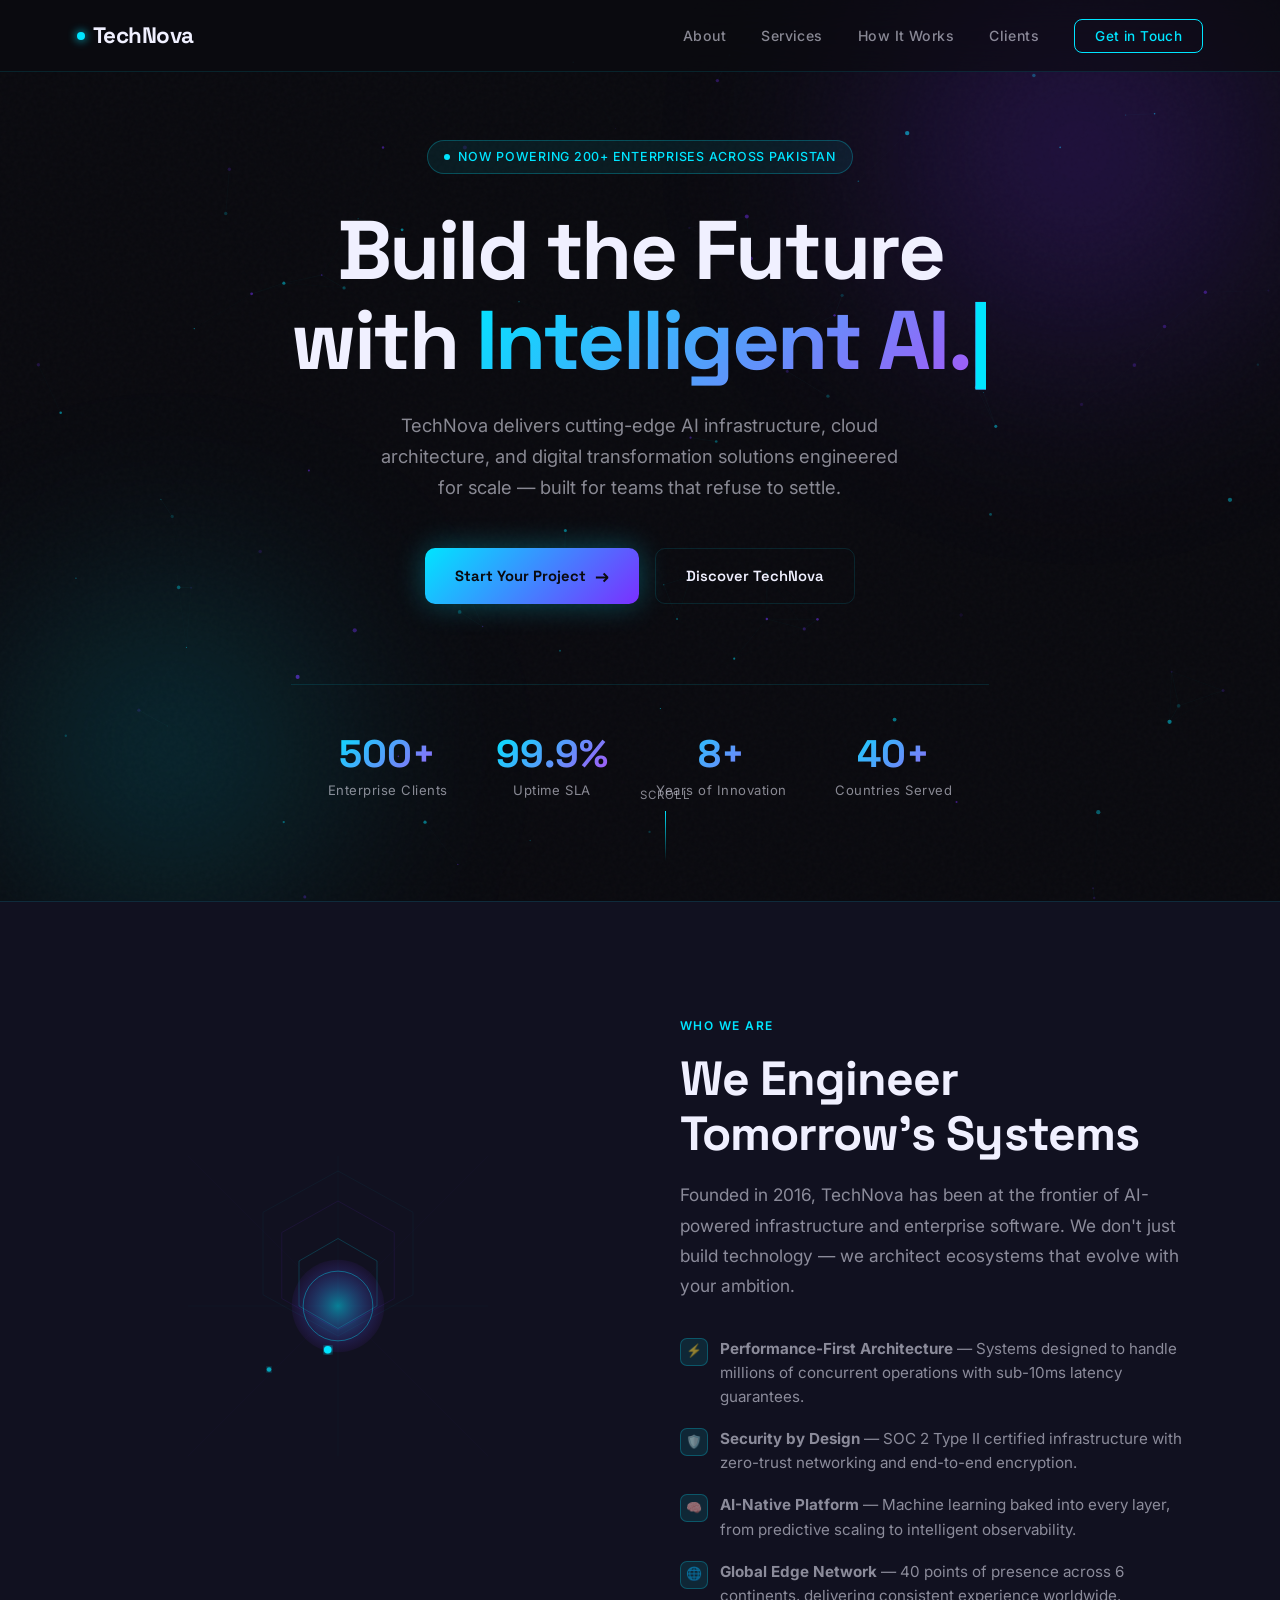
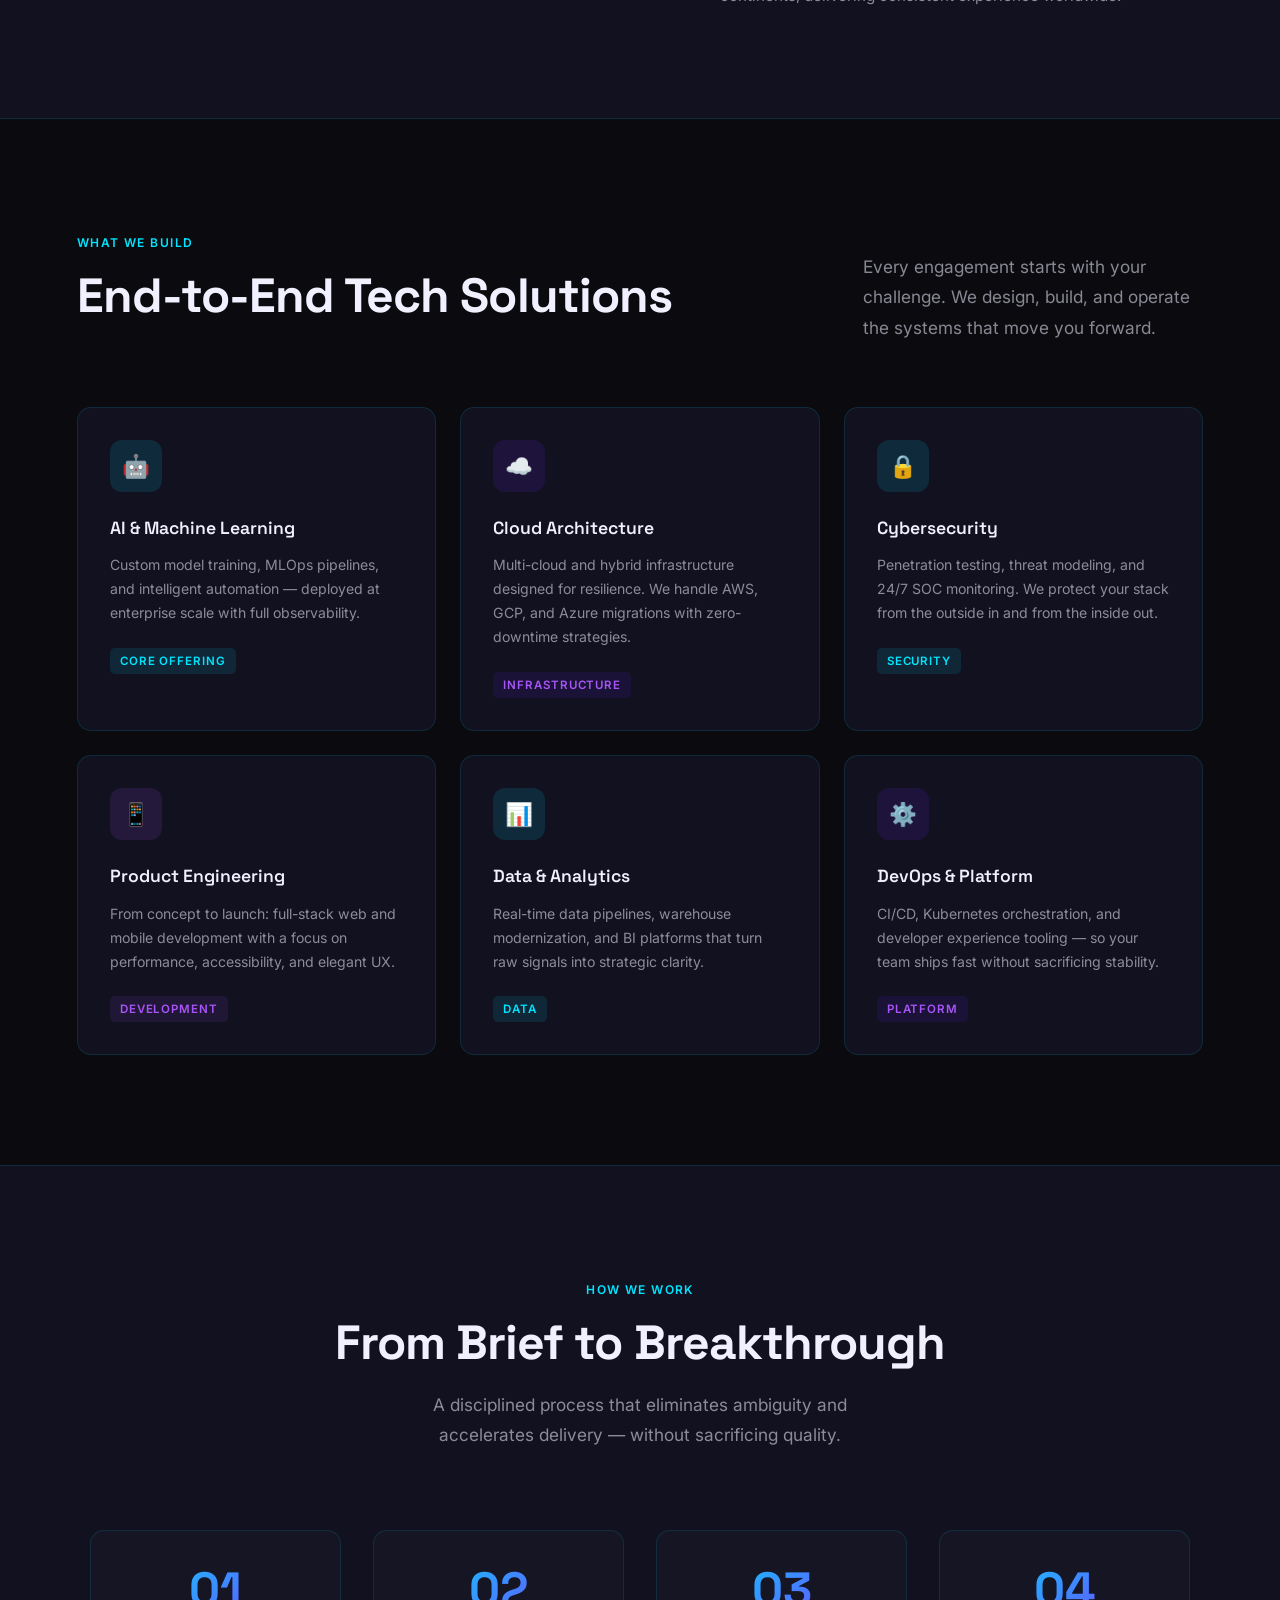
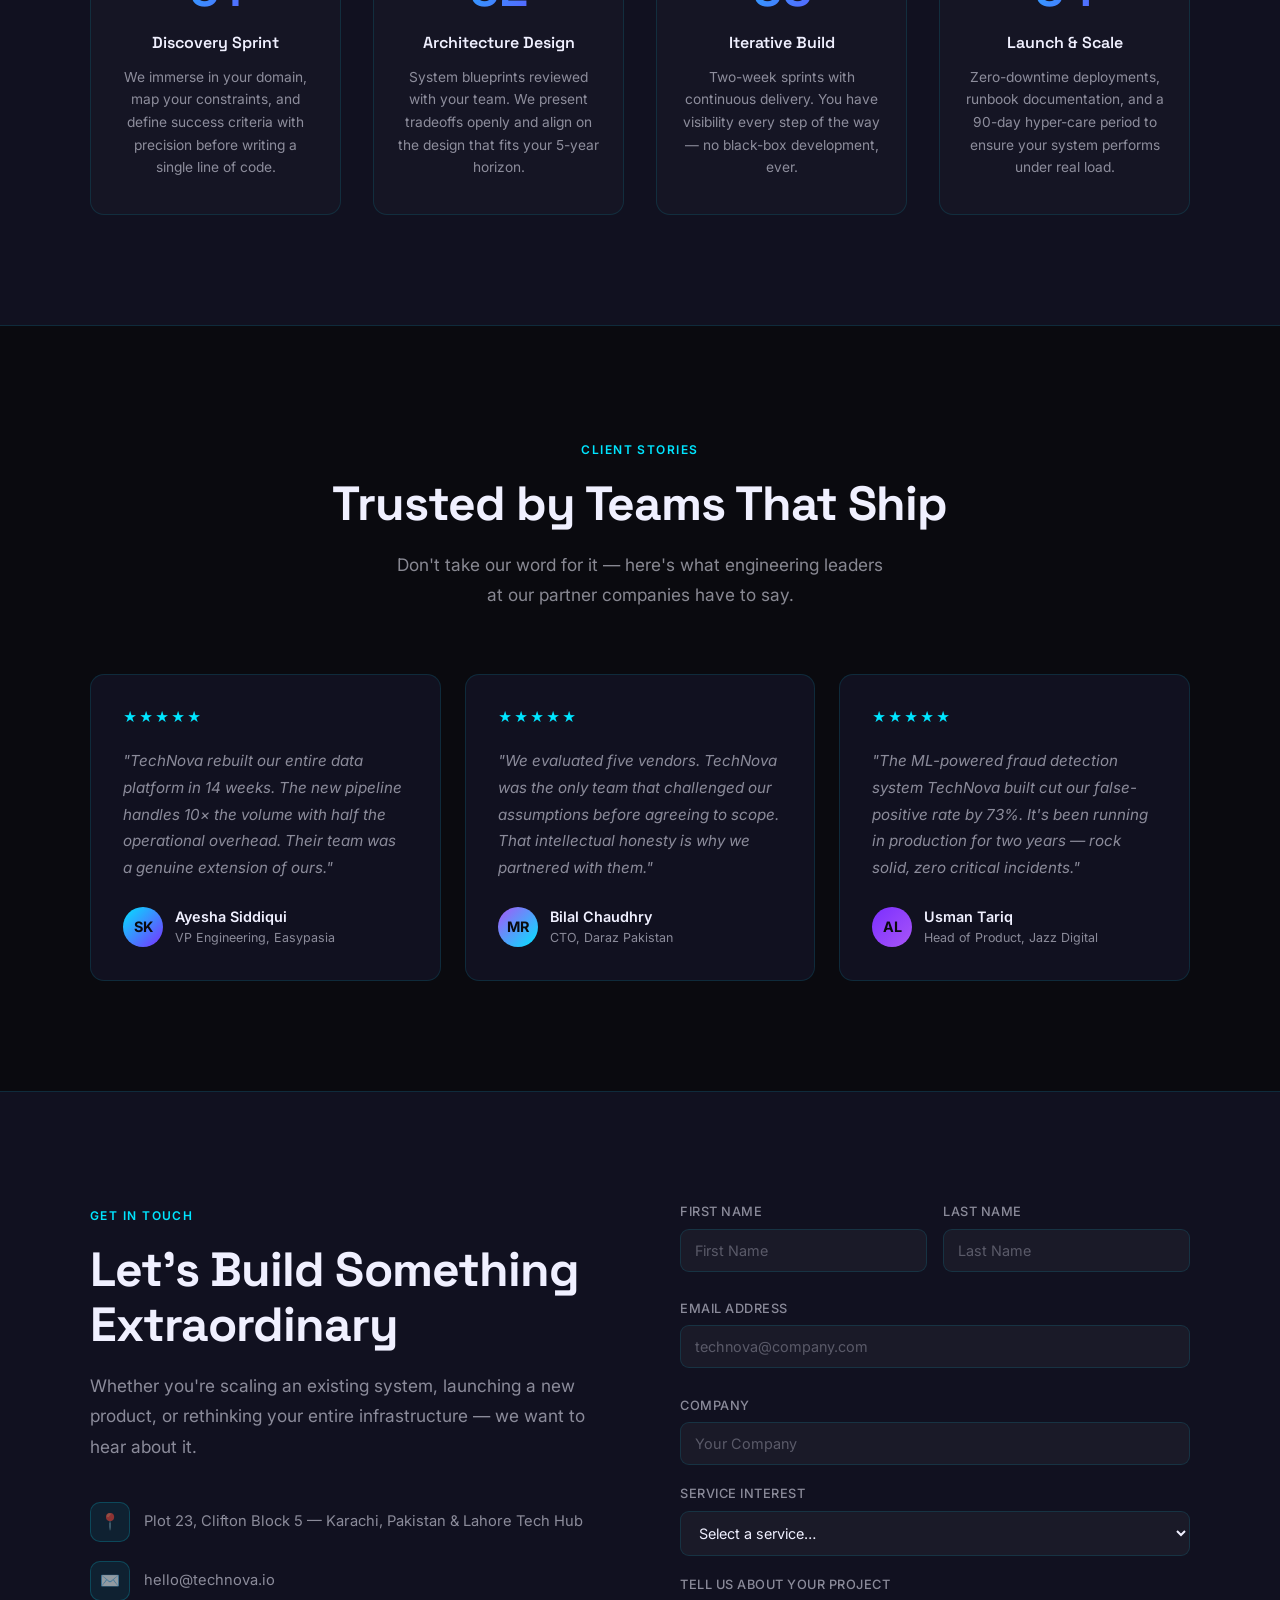
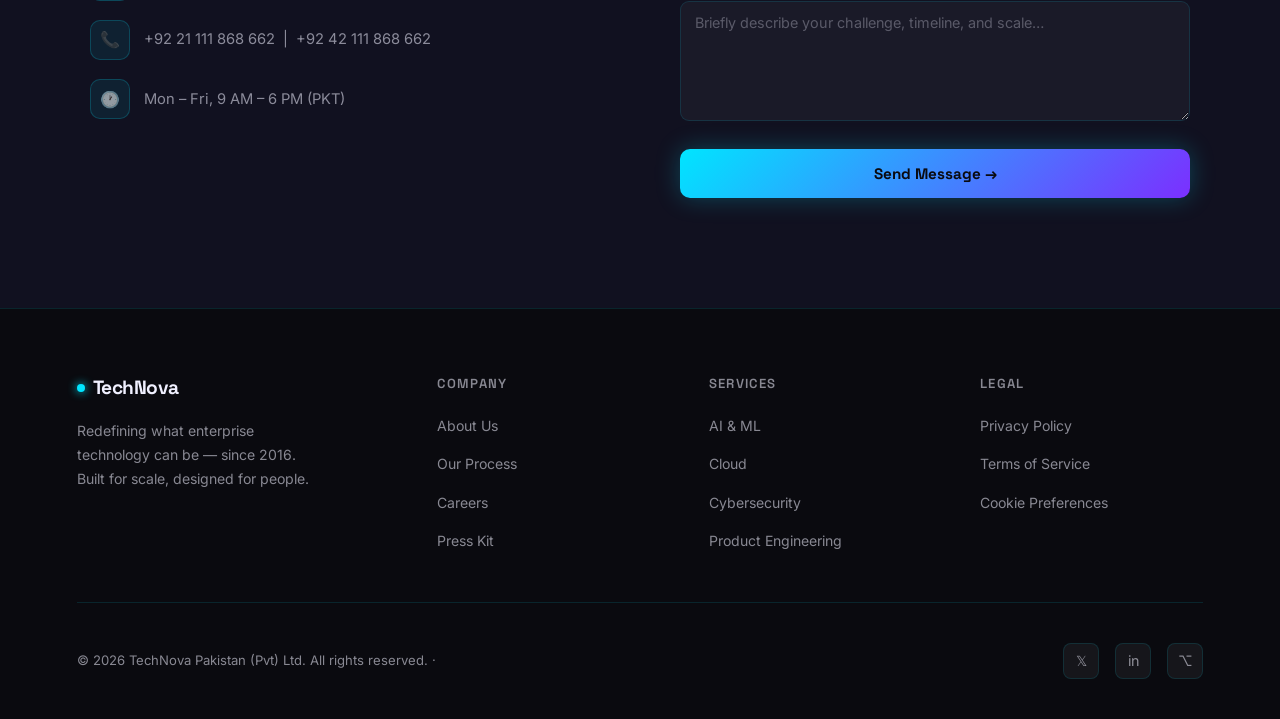
<file: index.html>
<!DOCTYPE html>
<html lang="en">
<head>
  <meta charset="UTF-8" />
  <meta name="viewport" content="width=device-width, initial-scale=1.0" />
  <title>TechNova — Redefine What's Possible</title>
  <link rel="preconnect" href="https://fonts.googleapis.com" />
  <link rel="preconnect" href="https://fonts.gstatic.com" crossorigin />
  <link href="https://fonts.googleapis.com/css2?family=Space+Grotesk:wght@300;400;500;600;700&family=Inter:wght@300;400;500;600&display=swap" rel="stylesheet" />
  <link rel="stylesheet" href="styles.css" />
</head>
<body>

  <!-- ─── NAV ─────────────────────────────────────────────── -->
  <nav id="navbar" role="navigation" aria-label="Main navigation">
    <a href="#hero" class="nav-logo">
      <span class="dot" aria-hidden="true"></span>
      TechNova
    </a>

    <ul class="nav-links" role="list">
      <li><a href="#about">About</a></li>
      <li><a href="#services">Services</a></li>
      <li><a href="#process">How It Works</a></li>
      <li><a href="#testimonials">Clients</a></li>
      <li><a href="#contact" class="nav-cta">Get in Touch</a></li>
    </ul>

    <div class="hamburger" id="hamburger" aria-label="Toggle menu" role="button" tabindex="0" aria-expanded="false">
      <span></span><span></span><span></span>
    </div>
  </nav>

  <div class="mobile-menu" id="mobile-menu">
    <a href="#about" onclick="closeMobile()">About</a>
    <a href="#services" onclick="closeMobile()">Services</a>
    <a href="#process" onclick="closeMobile()">How It Works</a>
    <a href="#testimonials" onclick="closeMobile()">Clients</a>
    <a href="#contact" onclick="closeMobile()">Get in Touch</a>
  </div>

  <!-- ─── HERO ─────────────────────────────────────────────── -->
  <section id="hero">
    <canvas id="particle-canvas" aria-hidden="true"></canvas>
    <div class="orb orb-1" aria-hidden="true"></div>
    <div class="orb orb-2" aria-hidden="true"></div>

    <div class="hero-content">
      <div class="hero-badge">
        <span class="badge-dot"></span>
        Now Powering 200+ Enterprises Across Pakistan
      </div>

      <h1>
        Build the Future<br/>
        with <span class="gradient-text" id="typewriter"></span>
      </h1>

      <p class="hero-sub">
        TechNova delivers cutting-edge AI infrastructure, cloud architecture, and digital transformation solutions engineered for scale — built for teams that refuse to settle.
      </p>

      <div class="hero-actions">
        <a href="#contact" class="btn-primary">
          Start Your Project <span class="btn-arrow">→</span>
        </a>
        <a href="#about" class="btn-secondary">
          Discover TechNova
        </a>
      </div>

      <div class="hero-stats" role="list">
        <div class="stat-item" role="listitem">
          <div class="stat-num" data-target="500">0</div>
          <div class="stat-label">Enterprise Clients</div>
        </div>
        <div class="stat-item" role="listitem">
          <div class="stat-num" data-target="99.9" data-decimal="1">0</div>
          <div class="stat-label">Uptime SLA</div>
        </div>
        <div class="stat-item" role="listitem">
          <div class="stat-num" data-target="8">0</div>
          <div class="stat-label">Years of Innovation</div>
        </div>
        <div class="stat-item" role="listitem">
          <div class="stat-num" data-target="40">0</div>
          <div class="stat-label">Countries Served</div>
        </div>
      </div>
    </div>

    <div class="scroll-indicator" aria-hidden="true">
      <span>Scroll</span>
      <div class="scroll-line"></div>
    </div>
  </section>

  <!-- ─── ABOUT ─────────────────────────────────────────────── -->
  <section id="about" aria-labelledby="about-heading">
    <div class="about-grid">
      <div class="about-visual">
        <div class="hex-container">
          <!-- Animated SVG hex grid -->
          <svg class="hex-grid-svg" viewBox="0 0 400 400" xmlns="http://www.w3.org/2000/svg">
            <defs>
              <radialGradient id="cg" cx="50%" cy="50%" r="50%">
                <stop offset="0%" stop-color="#00E5FF" stop-opacity="0.8"/>
                <stop offset="100%" stop-color="#7B2FFF" stop-opacity="0.1"/>
              </radialGradient>
              <filter id="glow-f">
                <feGaussianBlur stdDeviation="3" result="blur"/>
                <feMerge><feMergeNode in="blur"/><feMergeNode in="SourceGraphic"/></feMerge>
              </filter>
            </defs>
            <!-- Central orb -->
            <circle cx="200" cy="200" r="60" fill="url(#cg)" opacity="0.6">
              <animate attributeName="r" values="60;68;60" dur="3s" repeatCount="indefinite"/>
              <animate attributeName="opacity" values="0.6;0.85;0.6" dur="3s" repeatCount="indefinite"/>
            </circle>
            <circle cx="200" cy="200" r="45" fill="none" stroke="#00E5FF" stroke-width="1" opacity="0.5">
              <animate attributeName="r" values="45;52;45" dur="3s" repeatCount="indefinite"/>
            </circle>
            <!-- Hexagonal rings -->
            <g stroke="#00E5FF" stroke-width="0.7" fill="none" opacity="0.35">
              <polygon points="200,110 252,140 252,200 200,230 148,200 148,140"/>
            </g>
            <g stroke="#7B2FFF" stroke-width="0.5" fill="none" opacity="0.25">
              <polygon points="200,60 275,102 275,190 200,232 125,190 125,102"/>
            </g>
            <g stroke="#00E5FF" stroke-width="0.4" fill="none" opacity="0.15">
              <polygon points="200,20 300,75 300,185 200,240 100,185 100,75"/>
            </g>
            <!-- Orbiting dots -->
            <circle r="5" fill="#00E5FF" filter="url(#glow-f)">
              <animateMotion dur="5s" repeatCount="indefinite">
                <mpath href="#orbit1"/>
              </animateMotion>
            </circle>
            <circle r="3.5" fill="#A855F7" filter="url(#glow-f)">
              <animateMotion dur="7s" repeatCount="indefinite">
                <mpath href="#orbit2"/>
              </animateMotion>
            </circle>
            <circle r="3" fill="#00E5FF" filter="url(#glow-f)" opacity="0.7">
              <animateMotion dur="9s" repeatCount="indefinite" begin="-3s">
                <mpath href="#orbit3"/>
              </animateMotion>
            </circle>
            <path id="orbit1" d="M 200 140 A 60 60 0 1 1 199.99 140" fill="none"/>
            <path id="orbit2" d="M 200 102 A 98 98 0 1 0 199.99 102" fill="none"/>
            <path id="orbit3" d="M 200 75 A 125 125 0 1 1 199.99 75" fill="none"/>
            <!-- Grid lines -->
            <line x1="200" y1="0" x2="200" y2="400" stroke="#00E5FF" stroke-width="0.3" opacity="0.1"/>
            <line x1="0" y1="200" x2="400" y2="200" stroke="#00E5FF" stroke-width="0.3" opacity="0.1"/>
            <line x1="0" y1="0" x2="400" y2="400" stroke="#7B2FFF" stroke-width="0.3" opacity="0.08"/>
            <line x1="400" y1="0" x2="0" y2="400" stroke="#7B2FFF" stroke-width="0.3" opacity="0.08"/>
          </svg>
        </div>
      </div>

      <div class="about-content">
        <span class="section-eyebrow">Who We Are</span>
        <h2 id="about-heading">We Engineer<br/>Tomorrow's Systems</h2>
        <p class="section-lead">
          Founded in 2016, TechNova has been at the frontier of AI-powered infrastructure and enterprise software. We don't just build technology — we architect ecosystems that evolve with your ambition.
        </p>

        <ul class="feature-list" role="list">
          <li role="listitem">
            <div class="feature-icon">⚡</div>
            <span><strong>Performance-First Architecture</strong> — Systems designed to handle millions of concurrent operations with sub-10ms latency guarantees.</span>
          </li>
          <li role="listitem">
            <div class="feature-icon">🛡️</div>
            <span><strong>Security by Design</strong> — SOC 2 Type II certified infrastructure with zero-trust networking and end-to-end encryption.</span>
          </li>
          <li role="listitem">
            <div class="feature-icon">🧠</div>
            <span><strong>AI-Native Platform</strong> — Machine learning baked into every layer, from predictive scaling to intelligent observability.</span>
          </li>
          <li role="listitem">
            <div class="feature-icon">🌐</div>
            <span><strong>Global Edge Network</strong> — 40 points of presence across 6 continents, delivering consistent experience worldwide.</span>
          </li>
        </ul>
      </div>
    </div>
  </section>

  <!-- ─── SERVICES ──────────────────────────────────────────── -->
  <section id="services" aria-labelledby="services-heading">
    <div class="services-header">
      <div>
        <span class="section-eyebrow">What We Build</span>
        <h2 id="services-heading">End-to-End Tech Solutions</h2>
      </div>
      <p class="section-lead" style="max-width:340px;">
        Every engagement starts with your challenge. We design, build, and operate the systems that move you forward.
      </p>
    </div>

    <div class="cards-grid">

      <div class="service-card">
        <div class="card-icon" style="background:rgba(0,229,255,0.12);">🤖</div>
        <div class="card-title">AI & Machine Learning</div>
        <p class="card-desc">Custom model training, MLOps pipelines, and intelligent automation — deployed at enterprise scale with full observability.</p>
        <span class="card-tag" style="background:rgba(0,229,255,0.1);color:var(--cyan);">Core Offering</span>
      </div>

      <div class="service-card">
        <div class="card-icon" style="background:rgba(123,47,255,0.12);">☁️</div>
        <div class="card-title">Cloud Architecture</div>
        <p class="card-desc">Multi-cloud and hybrid infrastructure designed for resilience. We handle AWS, GCP, and Azure migrations with zero-downtime strategies.</p>
        <span class="card-tag" style="background:rgba(123,47,255,0.1);color:var(--mid);">Infrastructure</span>
      </div>

      <div class="service-card">
        <div class="card-icon" style="background:rgba(0,229,255,0.12);">🔒</div>
        <div class="card-title">Cybersecurity</div>
        <p class="card-desc">Penetration testing, threat modeling, and 24/7 SOC monitoring. We protect your stack from the outside in and from the inside out.</p>
        <span class="card-tag" style="background:rgba(0,229,255,0.1);color:var(--cyan);">Security</span>
      </div>

      <div class="service-card">
        <div class="card-icon" style="background:rgba(168,85,247,0.12);">📱</div>
        <div class="card-title">Product Engineering</div>
        <p class="card-desc">From concept to launch: full-stack web and mobile development with a focus on performance, accessibility, and elegant UX.</p>
        <span class="card-tag" style="background:rgba(168,85,247,0.1);color:#A855F7;">Development</span>
      </div>

      <div class="service-card">
        <div class="card-icon" style="background:rgba(0,229,255,0.12);">📊</div>
        <div class="card-title">Data & Analytics</div>
        <p class="card-desc">Real-time data pipelines, warehouse modernization, and BI platforms that turn raw signals into strategic clarity.</p>
        <span class="card-tag" style="background:rgba(0,229,255,0.1);color:var(--cyan);">Data</span>
      </div>

      <div class="service-card">
        <div class="card-icon" style="background:rgba(123,47,255,0.12);">⚙️</div>
        <div class="card-title">DevOps & Platform</div>
        <p class="card-desc">CI/CD, Kubernetes orchestration, and developer experience tooling — so your team ships fast without sacrificing stability.</p>
        <span class="card-tag" style="background:rgba(123,47,255,0.1);color:var(--mid);">Platform</span>
      </div>

    </div>
  </section>

  <!-- ─── PROCESS ───────────────────────────────────────────── -->
  <section id="process" aria-labelledby="process-heading">
    <div class="process-inner">
      <div class="process-header">
        <span class="section-eyebrow">How We Work</span>
        <h2 id="process-heading">From Brief to Breakthrough</h2>
        <p class="section-lead" style="margin: 0.8rem auto 0; text-align:center;">
          A disciplined process that eliminates ambiguity and accelerates delivery — without sacrificing quality.
        </p>
      </div>

      <div class="process-steps">
        <div class="process-step">
          <div class="step-number">01</div>
          <div class="step-title">Discovery Sprint</div>
          <p class="step-desc">We immerse in your domain, map your constraints, and define success criteria with precision before writing a single line of code.</p>
        </div>
        <div class="process-step">
          <div class="step-number">02</div>
          <div class="step-title">Architecture Design</div>
          <p class="step-desc">System blueprints reviewed with your team. We present tradeoffs openly and align on the design that fits your 5-year horizon.</p>
        </div>
        <div class="process-step">
          <div class="step-number">03</div>
          <div class="step-title">Iterative Build</div>
          <p class="step-desc">Two-week sprints with continuous delivery. You have visibility every step of the way — no black-box development, ever.</p>
        </div>
        <div class="process-step">
          <div class="step-number">04</div>
          <div class="step-title">Launch & Scale</div>
          <p class="step-desc">Zero-downtime deployments, runbook documentation, and a 90-day hyper-care period to ensure your system performs under real load.</p>
        </div>
      </div>
    </div>
  </section>

  <!-- ─── TESTIMONIALS ─────────────────────────────────────── -->
  <section id="testimonials" aria-labelledby="testimonials-heading">
    <div class="testimonials-header">
      <span class="section-eyebrow">Client Stories</span>
      <h2 id="testimonials-heading">Trusted by Teams That Ship</h2>
      <p class="section-lead">Don't take our word for it — here's what engineering leaders at our partner companies have to say.</p>
    </div>

    <div class="testimonials-grid">

      <div class="testimonial-card">
        <div class="stars">★★★★★</div>
        <p class="quote">"TechNova rebuilt our entire data platform in 14 weeks. The new pipeline handles 10× the volume with half the operational overhead. Their team was a genuine extension of ours."</p>
        <div class="reviewer">
          <div class="reviewer-avatar" style="background:linear-gradient(135deg,#00E5FF,#7B2FFF);">SK</div>
          <div>
            <div class="reviewer-name">Ayesha Siddiqui</div>
            <div class="reviewer-role">VP Engineering, Easypasia</div>
          </div>
        </div>
      </div>

      <div class="testimonial-card">
        <div class="stars">★★★★★</div>
        <p class="quote">"We evaluated five vendors. TechNova was the only team that challenged our assumptions before agreeing to scope. That intellectual honesty is why we partnered with them."</p>
        <div class="reviewer">
          <div class="reviewer-avatar" style="background:linear-gradient(135deg,#A855F7,#00E5FF);">MR</div>
          <div>
            <div class="reviewer-name">Bilal Chaudhry</div>
            <div class="reviewer-role">CTO, Daraz Pakistan</div>
          </div>
        </div>
      </div>

      <div class="testimonial-card">
        <div class="stars">★★★★★</div>
        <p class="quote">"The ML-powered fraud detection system TechNova built cut our false-positive rate by 73%. It's been running in production for two years — rock solid, zero critical incidents."</p>
        <div class="reviewer">
          <div class="reviewer-avatar" style="background:linear-gradient(135deg,#7B2FFF,#A855F7);">AL</div>
          <div>
            <div class="reviewer-name">Usman Tariq</div>
            <div class="reviewer-role"> Head of Product, Jazz Digital</div>
          </div>
        </div>
      </div>

    </div>
  </section>

  <!-- ─── CONTACT ───────────────────────────────────────────── -->
  <section id="contact" aria-labelledby="contact-heading">
    <div class="contact-inner">

      <div class="contact-info">
        <span class="section-eyebrow">Get In Touch</span>
        <h2 id="contact-heading">Let's Build Something Extraordinary</h2>
        <p class="section-lead">
          Whether you're scaling an existing system, launching a new product, or rethinking your entire infrastructure — we want to hear about it.
        </p>

        <div class="contact-items">
          <div class="contact-item">
            <div class="contact-icon">📍</div>
            <span>Plot 23, Clifton Block 5 — Karachi, Pakistan & Lahore Tech Hub</span>
          </div>
          <div class="contact-item">
            <div class="contact-icon">✉️</div>
            <span>hello@technova.io</span>
          </div>
          <div class="contact-item">
            <div class="contact-icon">📞</div>
            <span>+92 21 111 868 662  &nbsp;|&nbsp; +92 42 111 868 662</span>
          </div>
          <div class="contact-item">
            <div class="contact-icon">🕐</div>
            <span>Mon – Fri, 9 AM – 6 PM (PKT)</span>
          </div>
        </div>
      </div>

      <div>
        <!-- Success state -->
        <div class="form-success" id="form-success" role="alert" aria-live="polite">
          ✅ &nbsp; Message sent! We'll be in touch within one business day.
        </div>

        <!-- Contact form -->
        <form class="contact-form" id="contact-form" novalidate aria-label="Contact form">
          <div class="form-row">
            <div class="form-group">
              <label for="fname">First Name</label>
              <input type="text" id="fname" placeholder="First Name" autocomplete="given-name" />
              <span class="form-error" id="fname-error" role="alert"></span>
            </div>
            <div class="form-group">
              <label for="lname">Last Name</label>
              <input type="text" id="lname" placeholder="Last Name" autocomplete="family-name" />
              <span class="form-error" id="lname-error" role="alert"></span>
            </div>
          </div>

          <div class="form-group">
            <label for="email">Email Address</label>
            <input type="email" id="email" placeholder="technova@company.com" autocomplete="email" />
            <span class="form-error" id="email-error" role="alert"></span>
          </div>

          <div class="form-group">
            <label for="company">Company</label>
            <input type="text" id="company" placeholder="Your Company" autocomplete="organization" />
          </div>

          <div class="form-group">
            <label for="service">Service Interest</label>
            <select id="service">
              <option value="">Select a service…</option>
              <option>AI & Machine Learning</option>
              <option>Cloud Architecture</option>
              <option>Cybersecurity</option>
              <option>Product Engineering</option>
              <option>Data & Analytics</option>
              <option>DevOps & Platform</option>
              <option>Something else</option>
            </select>
          </div>

          <div class="form-group">
            <label for="message">Tell Us About Your Project</label>
            <textarea id="message" placeholder="Briefly describe your challenge, timeline, and scale…"></textarea>
            <span class="form-error" id="message-error" role="alert"></span>
          </div>

          <button type="submit" class="submit-btn" id="submit-btn">
            Send Message →
          </button>
        </form>
      </div>

    </div>
  </section>

  <!-- ─── FOOTER ────────────────────────────────────────────── -->
  <footer>
    <div class="footer-top">
      <div class="footer-brand">
        <a href="#hero" class="nav-logo" style="font-size:1.2rem;">
          <span class="dot"></span> TechNova
        </a>
        <p>Redefining what enterprise technology can be — since 2016. Built for scale, designed for people.</p>
      </div>

      <div class="footer-col">
        <h4>Company</h4>
        <ul>
          <li><a href="#about">About Us</a></li>
          <li><a href="#process">Our Process</a></li>
          <li><a href="#">Careers</a></li>
          <li><a href="#">Press Kit</a></li>
        </ul>
      </div>

      <div class="footer-col">
        <h4>Services</h4>
        <ul>
          <li><a href="#services">AI & ML</a></li>
          <li><a href="#services">Cloud</a></li>
          <li><a href="#services">Cybersecurity</a></li>
          <li><a href="#services">Product Engineering</a></li>
        </ul>
      </div>

      <div class="footer-col">
        <h4>Legal</h4>
        <ul>
          <li><a href="#">Privacy Policy</a></li>
          <li><a href="#">Terms of Service</a></li>
          <li><a href="#">Cookie Preferences</a></li>
        </ul>
      </div>
    </div>

    <div class="footer-bottom">
      <p class="footer-copy"> © 2026 TechNova Pakistan (Pvt) Ltd. All rights reserved.&nbsp;·&nbsp; </p>
      <div class="social-links" aria-label="Social media links">
        <a href="#" class="social-link" aria-label="Twitter">𝕏</a>
        <a href="#" class="social-link" aria-label="LinkedIn">in</a>
        <a href="#" class="social-link" aria-label="GitHub">⌥</a>
      </div>
    </div>
  </footer>

  <script src="script.js"></script>
</body>
</html>
</file>
<file: styles.css>
/* ─── RESET & BASE ─────────────────────────────────────── */
    *, *::before, *::after { margin: 0; padding: 0; box-sizing: border-box; }

    :root {
      --void:      #0A0A0F;
      --panel:     #111120;
      --border:    rgba(0,229,255,0.12);
      --cyan:      #00E5FF;
      --violet:    #7B2FFF;
      --mid:       #A855F7;
      --white:     #F0F0FF;
      --muted:     rgba(240,240,255,0.55);
      --glow-c:    rgba(0,229,255,0.35);
      --glow-v:    rgba(123,47,255,0.35);
      --radius:    14px;
      --font-disp: 'Space Grotesk', sans-serif;
      --font-body: 'Inter', sans-serif;
    }

    html { scroll-behavior: smooth; }

    body {
      font-family: var(--font-body);
      background: var(--void);
      color: var(--white);
      overflow-x: hidden;
      line-height: 1.6;
    }

    /* ─── SCROLLBAR ────────────────────────────────────────── */
    ::-webkit-scrollbar { width: 5px; }
    ::-webkit-scrollbar-track { background: var(--void); }
    ::-webkit-scrollbar-thumb { background: var(--violet); border-radius: 99px; }

    /* ─── NOISE OVERLAY ────────────────────────────────────── */
    body::before {
      content: '';
      position: fixed; inset: 0; z-index: 0;
      background-image: url("data:image/svg+xml,%3Csvg viewBox='0 0 256 256' xmlns='http://www.w3.org/2000/svg'%3E%3Cfilter id='noise'%3E%3CfeTurbulence type='fractalNoise' baseFrequency='0.9' numOctaves='4' stitchTiles='stitch'/%3E%3C/filter%3E%3Crect width='100%25' height='100%25' filter='url(%23noise)' opacity='1'/%3E%3C/svg%3E");
      opacity: 0.025;
      pointer-events: none;
    }

    /* ─── NAV ──────────────────────────────────────────────── */
    nav {
      position: fixed; top: 0; left: 0; right: 0; z-index: 100;
      display: flex; align-items: center; justify-content: space-between;
      padding: 0 6vw;
      height: 72px;
      background: rgba(10,10,15,0.6);
      backdrop-filter: blur(18px);
      border-bottom: 1px solid var(--border);
      transition: background 0.3s;
    }

    nav.scrolled { background: rgba(10,10,15,0.92); }

    .nav-logo {
      font-family: var(--font-disp);
      font-size: 1.4rem;
      font-weight: 700;
      letter-spacing: -0.5px;
      color: var(--white);
      text-decoration: none;
      display: flex; align-items: center; gap: 8px;
    }

    .nav-logo .dot {
      width: 8px; height: 8px;
      background: var(--cyan);
      border-radius: 50%;
      box-shadow: 0 0 10px var(--cyan);
      animation: pulse-dot 2s ease-in-out infinite;
    }

    @keyframes pulse-dot {
      0%, 100% { box-shadow: 0 0 6px var(--cyan); transform: scale(1); }
      50% { box-shadow: 0 0 14px var(--cyan); transform: scale(1.3); }
    }

    .nav-links {
      display: flex; align-items: center; gap: 2.2rem;
      list-style: none;
    }

    .nav-links a {
      font-size: 0.88rem;
      font-weight: 500;
      color: var(--muted);
      text-decoration: none;
      letter-spacing: 0.03em;
      transition: color 0.2s;
    }
    .nav-links a:hover { color: var(--white); }

    .nav-cta {
      background: transparent;
      border: 1px solid var(--cyan);
      color: var(--cyan) !important;
      padding: 8px 20px;
      border-radius: 8px;
      font-size: 0.85rem !important;
      cursor: pointer;
      transition: background 0.2s, box-shadow 0.2s !important;
    }
    .nav-cta:hover {
      background: rgba(0,229,255,0.1) !important;
      box-shadow: 0 0 18px rgba(0,229,255,0.25) !important;
      color: var(--cyan) !important;
    }

    /* hamburger */
    .hamburger { display: none; flex-direction: column; gap: 5px; cursor: pointer; }
    .hamburger span { display: block; width: 24px; height: 2px; background: var(--white); border-radius: 2px; transition: 0.3s; }

    .mobile-menu {
      display: none; position: fixed; top: 72px; left: 0; right: 0; z-index: 99;
      background: rgba(10,10,15,0.97);
      border-bottom: 1px solid var(--border);
      padding: 1.5rem 6vw 2rem;
      flex-direction: column; gap: 1.4rem;
    }
    .mobile-menu.open { display: flex; }
    .mobile-menu a { color: var(--muted); text-decoration: none; font-size: 1rem; font-weight: 500; transition: color 0.2s; }
    .mobile-menu a:hover { color: var(--white); }

    /* ─── HERO ─────────────────────────────────────────────── */
    #hero {
      position: relative;
      min-height: 100vh;
      display: flex; align-items: center; justify-content: center;
      padding: 140px 6vw 100px;
      overflow: hidden;
    }

    /* Particle canvas */
    #particle-canvas {
      position: absolute; inset: 0; z-index: 0;
      pointer-events: none;
    }

    /* Ambient orbs */
    .orb {
      position: absolute;
      border-radius: 50%;
      filter: blur(90px);
      pointer-events: none;
      z-index: 0;
    }
    .orb-1 {
      width: 600px; height: 600px;
      background: radial-gradient(circle, rgba(123,47,255,0.28) 0%, transparent 70%);
      top: -150px; right: -100px;
      animation: float-orb 8s ease-in-out infinite;
    }
    .orb-2 {
      width: 500px; height: 500px;
      background: radial-gradient(circle, rgba(0,229,255,0.2) 0%, transparent 70%);
      bottom: -100px; left: -80px;
      animation: float-orb 10s ease-in-out infinite reverse;
    }

    @keyframes float-orb {
      0%, 100% { transform: translateY(0) scale(1); }
      50% { transform: translateY(-30px) scale(1.05); }
    }

    .hero-content {
      position: relative; z-index: 2;
      max-width: 780px;
      text-align: center;
    }

    .hero-badge {
      display: inline-flex; align-items: center; gap: 8px;
      background: rgba(0,229,255,0.08);
      border: 1px solid rgba(0,229,255,0.25);
      border-radius: 99px;
      padding: 6px 16px;
      font-size: 0.78rem;
      font-weight: 500;
      color: var(--cyan);
      letter-spacing: 0.06em;
      text-transform: uppercase;
      margin-bottom: 2rem;
      animation: fade-up 0.7s ease both;
    }

    .hero-badge .badge-dot {
      width: 6px; height: 6px;
      background: var(--cyan);
      border-radius: 50%;
      animation: pulse-dot 1.5s ease-in-out infinite;
    }

    h1 {
      font-family: var(--font-disp);
      font-size: clamp(2.8rem, 6.5vw, 5.2rem);
      font-weight: 700;
      line-height: 1.08;
      letter-spacing: -0.03em;
      margin-bottom: 1.5rem;
      animation: fade-up 0.7s 0.15s ease both;
    }

    h1 .gradient-text {
      background: linear-gradient(135deg, var(--cyan) 0%, var(--mid) 100%);
      -webkit-background-clip: text;
      -webkit-text-fill-color: transparent;
      background-clip: text;
    }

    /* Typewriter cursor */
    #typewriter::after {
      content: '|';
      animation: blink 0.9s step-end infinite;
      color: var(--cyan);
      -webkit-text-fill-color: var(--cyan);
    }
    @keyframes blink { 50% { opacity: 0; } }

    .hero-sub {
      font-size: clamp(1rem, 1.6vw, 1.15rem);
      color: var(--muted);
      max-width: 520px;
      margin: 0 auto 2.8rem;
      line-height: 1.7;
      animation: fade-up 0.7s 0.3s ease both;
    }

    .hero-actions {
      display: flex; gap: 1rem; justify-content: center; flex-wrap: wrap;
      animation: fade-up 0.7s 0.45s ease both;
    }

    .btn-primary {
      display: inline-flex; align-items: center; gap: 9px;
      background: linear-gradient(135deg, var(--cyan), var(--violet));
      color: var(--void);
      font-family: var(--font-disp);
      font-weight: 700;
      font-size: 0.92rem;
      padding: 14px 30px;
      border-radius: 10px;
      border: none; cursor: pointer;
      text-decoration: none;
      transition: transform 0.2s, box-shadow 0.2s;
      box-shadow: 0 0 30px rgba(0,229,255,0.3);
    }
    .btn-primary:hover {
      transform: translateY(-2px);
      box-shadow: 0 8px 40px rgba(0,229,255,0.45);
    }

    .btn-secondary {
      display: inline-flex; align-items: center; gap: 9px;
      background: transparent;
      color: var(--white);
      font-family: var(--font-disp);
      font-weight: 600;
      font-size: 0.92rem;
      padding: 14px 30px;
      border-radius: 10px;
      border: 1px solid var(--border);
      cursor: pointer;
      text-decoration: none;
      transition: background 0.2s, border-color 0.2s, transform 0.2s;
    }
    .btn-secondary:hover {
      background: rgba(255,255,255,0.05);
      border-color: rgba(240,240,255,0.3);
      transform: translateY(-2px);
    }

    .btn-arrow { font-size: 1.1rem; transition: transform 0.2s; }
    .btn-primary:hover .btn-arrow { transform: translateX(4px); }

    /* Hero stats */
    .hero-stats {
      display: flex; justify-content: center; gap: 3rem; flex-wrap: wrap;
      margin-top: 5rem;
      padding-top: 3rem;
      border-top: 1px solid var(--border);
      animation: fade-up 0.7s 0.6s ease both;
    }

    .stat-item { text-align: center; }
    .stat-num {
      font-family: var(--font-disp);
      font-size: 2.4rem;
      font-weight: 700;
      background: linear-gradient(135deg, var(--cyan), var(--mid));
      -webkit-background-clip: text;
      -webkit-text-fill-color: transparent;
      background-clip: text;
      line-height: 1.1;
    }
    .stat-label { font-size: 0.82rem; color: var(--muted); margin-top: 4px; letter-spacing: 0.04em; }

    @keyframes fade-up {
      from { opacity: 0; transform: translateY(24px); }
      to   { opacity: 1; transform: translateY(0); }
    }

    /* Scroll indicator */
    .scroll-indicator {
      position: absolute; bottom: 2.5rem; left: 50%; transform: translateX(-50%);
      display: flex; flex-direction: column; align-items: center; gap: 6px;
      z-index: 2; animation: fade-up 1s 1s ease both;
    }
    .scroll-indicator span { font-size: 0.72rem; color: var(--muted); letter-spacing: 0.1em; text-transform: uppercase; }
    .scroll-line {
      width: 1px; height: 50px;
      background: linear-gradient(to bottom, var(--cyan), transparent);
      animation: scroll-line 2s ease-in-out infinite;
    }
    @keyframes scroll-line {
      0%, 100% { transform: scaleY(0); transform-origin: top; }
      50% { transform: scaleY(1); transform-origin: top; }
    }

    /* ─── SECTIONS SHARED ──────────────────────────────────── */
    section { position: relative; padding: 110px 6vw; }

    .section-eyebrow {
      display: inline-block;
      font-size: 0.75rem;
      font-weight: 600;
      letter-spacing: 0.12em;
      text-transform: uppercase;
      color: var(--cyan);
      margin-bottom: 1rem;
    }

    h2 {
      font-family: var(--font-disp);
      font-size: clamp(2rem, 4vw, 3rem);
      font-weight: 700;
      letter-spacing: -0.02em;
      line-height: 1.15;
      margin-bottom: 1.2rem;
    }

    .section-lead {
      font-size: 1.08rem;
      color: var(--muted);
      max-width: 500px;
      line-height: 1.75;
    }

    /* ─── ABOUT ────────────────────────────────────────────── */
    #about { background: var(--panel); border-top: 1px solid var(--border); border-bottom: 1px solid var(--border); }

    .about-grid {
      display: grid;
      grid-template-columns: 1fr 1fr;
      gap: 5rem;
      align-items: center;
      max-width: 1200px;
      margin: 0 auto;
    }

    .about-visual {
      position: relative;
      aspect-ratio: 1;
      max-width: 480px;
      margin: 0 auto;
    }

    /* Hex grid visual */
    .hex-container {
      width: 100%;
      aspect-ratio: 1;
      position: relative;
    }

    .hex-grid-svg { width: 100%; height: 100%; }

    .about-content .section-lead { max-width: 100%; }

    .feature-list {
      list-style: none;
      margin-top: 2.2rem;
      display: flex; flex-direction: column; gap: 1.1rem;
    }

    .feature-list li {
      display: flex; align-items: flex-start; gap: 12px;
      font-size: 0.95rem;
      color: var(--muted);
      opacity: 0;
      transform: translateX(-12px);
      transition: opacity 0.5s, transform 0.5s;
    }
    .feature-list li.visible { opacity: 1; transform: translateX(0); }

    .feature-icon {
      width: 28px; height: 28px; flex-shrink: 0;
      background: rgba(0,229,255,0.1);
      border: 1px solid rgba(0,229,255,0.25);
      border-radius: 7px;
      display: flex; align-items: center; justify-content: center;
      font-size: 0.8rem;
      margin-top: 1px;
    }

    /* ─── SERVICES ─────────────────────────────────────────── */
    #services { max-width: 1280px; margin: 0 auto; }

    .services-header {
      display: flex; justify-content: space-between; align-items: flex-end;
      margin-bottom: 4rem; flex-wrap: wrap; gap: 1.5rem;
      max-width: 1200px; margin-left: auto; margin-right: auto;
    }

    .cards-grid {
      display: grid;
      grid-template-columns: repeat(auto-fit, minmax(270px, 1fr));
      gap: 1.5rem;
      max-width: 1200px;
      margin: 0 auto;
    }

    .service-card {
      background: var(--panel);
      border: 1px solid var(--border);
      border-radius: var(--radius);
      padding: 2rem;
      position: relative;
      overflow: hidden;
      cursor: default;
      transition: transform 0.3s, border-color 0.3s, box-shadow 0.3s;
      opacity: 0; transform: translateY(20px);
      transition: opacity 0.5s, transform 0.5s, border-color 0.3s, box-shadow 0.3s;
    }
    .service-card.visible { opacity: 1; transform: translateY(0); }

    .service-card::before {
      content: '';
      position: absolute;
      top: 0; left: 0; right: 0;
      height: 2px;
      background: linear-gradient(90deg, var(--cyan), var(--violet));
      opacity: 0;
      transition: opacity 0.3s;
    }

    .service-card:hover {
      border-color: rgba(0,229,255,0.3);
      box-shadow: 0 4px 30px rgba(0,229,255,0.1);
      transform: translateY(-4px) !important;
    }
    .service-card:hover::before { opacity: 1; }

    .card-icon {
      width: 52px; height: 52px;
      border-radius: 12px;
      display: flex; align-items: center; justify-content: center;
      font-size: 1.4rem;
      margin-bottom: 1.4rem;
    }

    .card-title {
      font-family: var(--font-disp);
      font-size: 1.1rem;
      font-weight: 600;
      margin-bottom: 0.7rem;
      color: var(--white);
    }

    .card-desc {
      font-size: 0.88rem;
      color: var(--muted);
      line-height: 1.7;
    }

    .card-tag {
      display: inline-block;
      margin-top: 1.4rem;
      font-size: 0.72rem;
      font-weight: 600;
      letter-spacing: 0.08em;
      text-transform: uppercase;
      padding: 4px 10px;
      border-radius: 5px;
    }

    /* ─── PROCESS ──────────────────────────────────────────── */
    #process {
      background: var(--panel);
      border-top: 1px solid var(--border);
      border-bottom: 1px solid var(--border);
    }

    .process-inner { max-width: 1100px; margin: 0 auto; }

    .process-header { text-align: center; margin-bottom: 5rem; }

    .process-steps {
      display: grid;
      grid-template-columns: repeat(auto-fit, minmax(220px, 1fr));
      gap: 2rem;
      position: relative;
    }

    .process-step {
      text-align: center;
      padding: 2.2rem 1.5rem;
      border: 1px solid var(--border);
      border-radius: var(--radius);
      background: rgba(255,255,255,0.02);
      position: relative;
      opacity: 0; transform: translateY(16px);
      transition: opacity 0.5s, transform 0.5s;
    }
    .process-step.visible { opacity: 1; transform: translateY(0); }

    .step-number {
      font-family: var(--font-disp);
      font-size: 3rem;
      font-weight: 700;
      line-height: 1;
      background: linear-gradient(135deg, var(--cyan), var(--violet));
      -webkit-background-clip: text;
      -webkit-text-fill-color: transparent;
      background-clip: text;
      margin-bottom: 1rem;
    }

    .step-title {
      font-family: var(--font-disp);
      font-size: 1rem;
      font-weight: 600;
      margin-bottom: 0.6rem;
    }

    .step-desc { font-size: 0.86rem; color: var(--muted); line-height: 1.65; }

    /* ─── TESTIMONIALS ─────────────────────────────────────── */
    #testimonials { max-width: 1280px; margin: 0 auto; }

    .testimonials-header { text-align: center; margin-bottom: 4rem; }
    .testimonials-header .section-lead { margin: 0 auto; }

    .testimonials-grid {
      display: grid;
      grid-template-columns: repeat(auto-fit, minmax(290px, 1fr));
      gap: 1.5rem;
      max-width: 1100px;
      margin: 0 auto;
    }

    .testimonial-card {
      background: var(--panel);
      border: 1px solid var(--border);
      border-radius: var(--radius);
      padding: 2rem;
      opacity: 0; transform: translateY(16px);
      transition: opacity 0.5s, transform 0.5s;
    }
    .testimonial-card.visible { opacity: 1; transform: translateY(0); }

    .stars { color: var(--cyan); font-size: 0.85rem; letter-spacing: 2px; margin-bottom: 1.2rem; }

    .quote {
      font-size: 0.95rem;
      color: var(--muted);
      line-height: 1.75;
      margin-bottom: 1.5rem;
      font-style: italic;
    }

    .reviewer {
      display: flex; align-items: center; gap: 12px;
    }

    .reviewer-avatar {
      width: 40px; height: 40px;
      border-radius: 50%;
      display: flex; align-items: center; justify-content: center;
      font-weight: 700;
      font-size: 0.9rem;
      color: var(--void);
      flex-shrink: 0;
    }

    .reviewer-name { font-size: 0.9rem; font-weight: 600; }
    .reviewer-role { font-size: 0.78rem; color: var(--muted); }

    /* ─── CONTACT ──────────────────────────────────────────── */
    #contact {
      background: var(--panel);
      border-top: 1px solid var(--border);
    }

    .contact-inner {
      max-width: 1100px;
      margin: 0 auto;
      display: grid;
      grid-template-columns: 1fr 1fr;
      gap: 5rem;
      align-items: start;
    }

    .contact-info .section-lead { max-width: 100%; margin-bottom: 2.5rem; }

    .contact-items { display: flex; flex-direction: column; gap: 1.2rem; }

    .contact-item {
      display: flex; align-items: center; gap: 14px;
      font-size: 0.92rem;
      color: var(--muted);
    }

    .contact-icon {
      width: 40px; height: 40px; flex-shrink: 0;
      background: rgba(0,229,255,0.08);
      border: 1px solid rgba(0,229,255,0.2);
      border-radius: 10px;
      display: flex; align-items: center; justify-content: center;
      font-size: 1rem;
    }

    /* Form */
    .contact-form { display: flex; flex-direction: column; gap: 1.2rem; }

    .form-row { display: grid; grid-template-columns: 1fr 1fr; gap: 1rem; }

    .form-group { display: flex; flex-direction: column; gap: 6px; }

    .form-group label {
      font-size: 0.8rem;
      font-weight: 500;
      color: var(--muted);
      letter-spacing: 0.04em;
      text-transform: uppercase;
    }

    .form-group input,
    .form-group textarea,
    .form-group select {
      background: rgba(255,255,255,0.04);
      border: 1px solid var(--border);
      border-radius: 9px;
      padding: 12px 14px;
      color: var(--white);
      font-family: var(--font-body);
      font-size: 0.9rem;
      outline: none;
      transition: border-color 0.2s, box-shadow 0.2s;
      width: 100%;
    }

    .form-group input:focus,
    .form-group textarea:focus,
    .form-group select:focus {
      border-color: rgba(0,229,255,0.5);
      box-shadow: 0 0 0 3px rgba(0,229,255,0.08);
    }

    .form-group input::placeholder,
    .form-group textarea::placeholder { color: rgba(240,240,255,0.3); }

    .form-group select option { background: var(--panel); }

    .form-group textarea { resize: vertical; min-height: 120px; }

    /* Error state */
    .form-group input.error,
    .form-group textarea.error,
    .form-group select.error { border-color: #FF5F5F; }

    .form-error { font-size: 0.75rem; color: #FF5F5F; margin-top: 2px; }

    .submit-btn {
      width: 100%;
      background: linear-gradient(135deg, var(--cyan), var(--violet));
      color: var(--void);
      font-family: var(--font-disp);
      font-weight: 700;
      font-size: 0.95rem;
      padding: 15px;
      border: none;
      border-radius: 10px;
      cursor: pointer;
      transition: transform 0.2s, box-shadow 0.2s;
      box-shadow: 0 0 24px rgba(0,229,255,0.25);
    }
    .submit-btn:hover {
      transform: translateY(-2px);
      box-shadow: 0 6px 32px rgba(0,229,255,0.4);
    }
    .submit-btn:disabled { opacity: 0.6; cursor: not-allowed; transform: none; }

    .form-success {
      display: none;
      text-align: center;
      padding: 2rem;
      background: rgba(0,229,255,0.06);
      border: 1px solid rgba(0,229,255,0.2);
      border-radius: var(--radius);
      color: var(--cyan);
      font-weight: 500;
    }
    .form-success.show { display: block; }

    /* ─── FOOTER ───────────────────────────────────────────── */
    footer {
      background: var(--void);
      border-top: 1px solid var(--border);
      padding: 4rem 6vw 2.5rem;
    }

    .footer-top {
      display: grid;
      grid-template-columns: 1.4fr 1fr 1fr 1fr;
      gap: 3rem;
      padding-bottom: 3rem;
      border-bottom: 1px solid var(--border);
      margin-bottom: 2.5rem;
    }

    .footer-brand p {
      font-size: 0.88rem;
      color: var(--muted);
      line-height: 1.7;
      margin-top: 1rem;
      max-width: 250px;
    }

    .footer-col h4 {
      font-family: var(--font-disp);
      font-size: 0.82rem;
      font-weight: 600;
      letter-spacing: 0.1em;
      text-transform: uppercase;
      color: var(--muted);
      margin-bottom: 1.2rem;
    }

    .footer-col ul { list-style: none; display: flex; flex-direction: column; gap: 0.8rem; }
    .footer-col ul a {
      font-size: 0.88rem; color: var(--muted); text-decoration: none; transition: color 0.2s;
    }
    .footer-col ul a:hover { color: var(--white); }

    .footer-bottom {
      display: flex; justify-content: space-between; align-items: center; flex-wrap: wrap; gap: 1rem;
    }

    .footer-copy { font-size: 0.82rem; color: var(--muted); }

    .social-links { display: flex; gap: 1rem; }
    .social-link {
      width: 36px; height: 36px;
      background: rgba(255,255,255,0.05);
      border: 1px solid var(--border);
      border-radius: 8px;
      display: flex; align-items: center; justify-content: center;
      font-size: 0.9rem;
      text-decoration: none;
      color: var(--muted);
      transition: background 0.2s, color 0.2s, border-color 0.2s;
    }
    .social-link:hover {
      background: rgba(0,229,255,0.1);
      color: var(--cyan);
      border-color: rgba(0,229,255,0.3);
    }

    /* ─── RESPONSIVE ───────────────────────────────────────── */
    @media (max-width: 900px) {
      .nav-links { display: none; }
      .hamburger { display: flex; }

      .about-grid { grid-template-columns: 1fr; gap: 3rem; }
      .about-visual { max-width: 320px; }

      .contact-inner { grid-template-columns: 1fr; gap: 3rem; }

      .footer-top { grid-template-columns: 1fr 1fr; }
    }

    @media (max-width: 640px) {
      section { padding: 80px 5vw; }
      nav { padding: 0 5vw; }

      .form-row { grid-template-columns: 1fr; }
      .hero-stats { gap: 2rem; }

      .footer-top { grid-template-columns: 1fr; }
      .services-header { flex-direction: column; align-items: flex-start; }
    }

    /* ─── UTILITY ──────────────────────────────────────────── */
    .visually-hidden { position: absolute; width: 1px; height: 1px; overflow: hidden; clip: rect(0,0,0,0); }

    @media (prefers-reduced-motion: reduce) {
      *, *::before, *::after { animation-duration: 0.01ms !important; transition-duration: 0.01ms !important; }
    }
</file>
